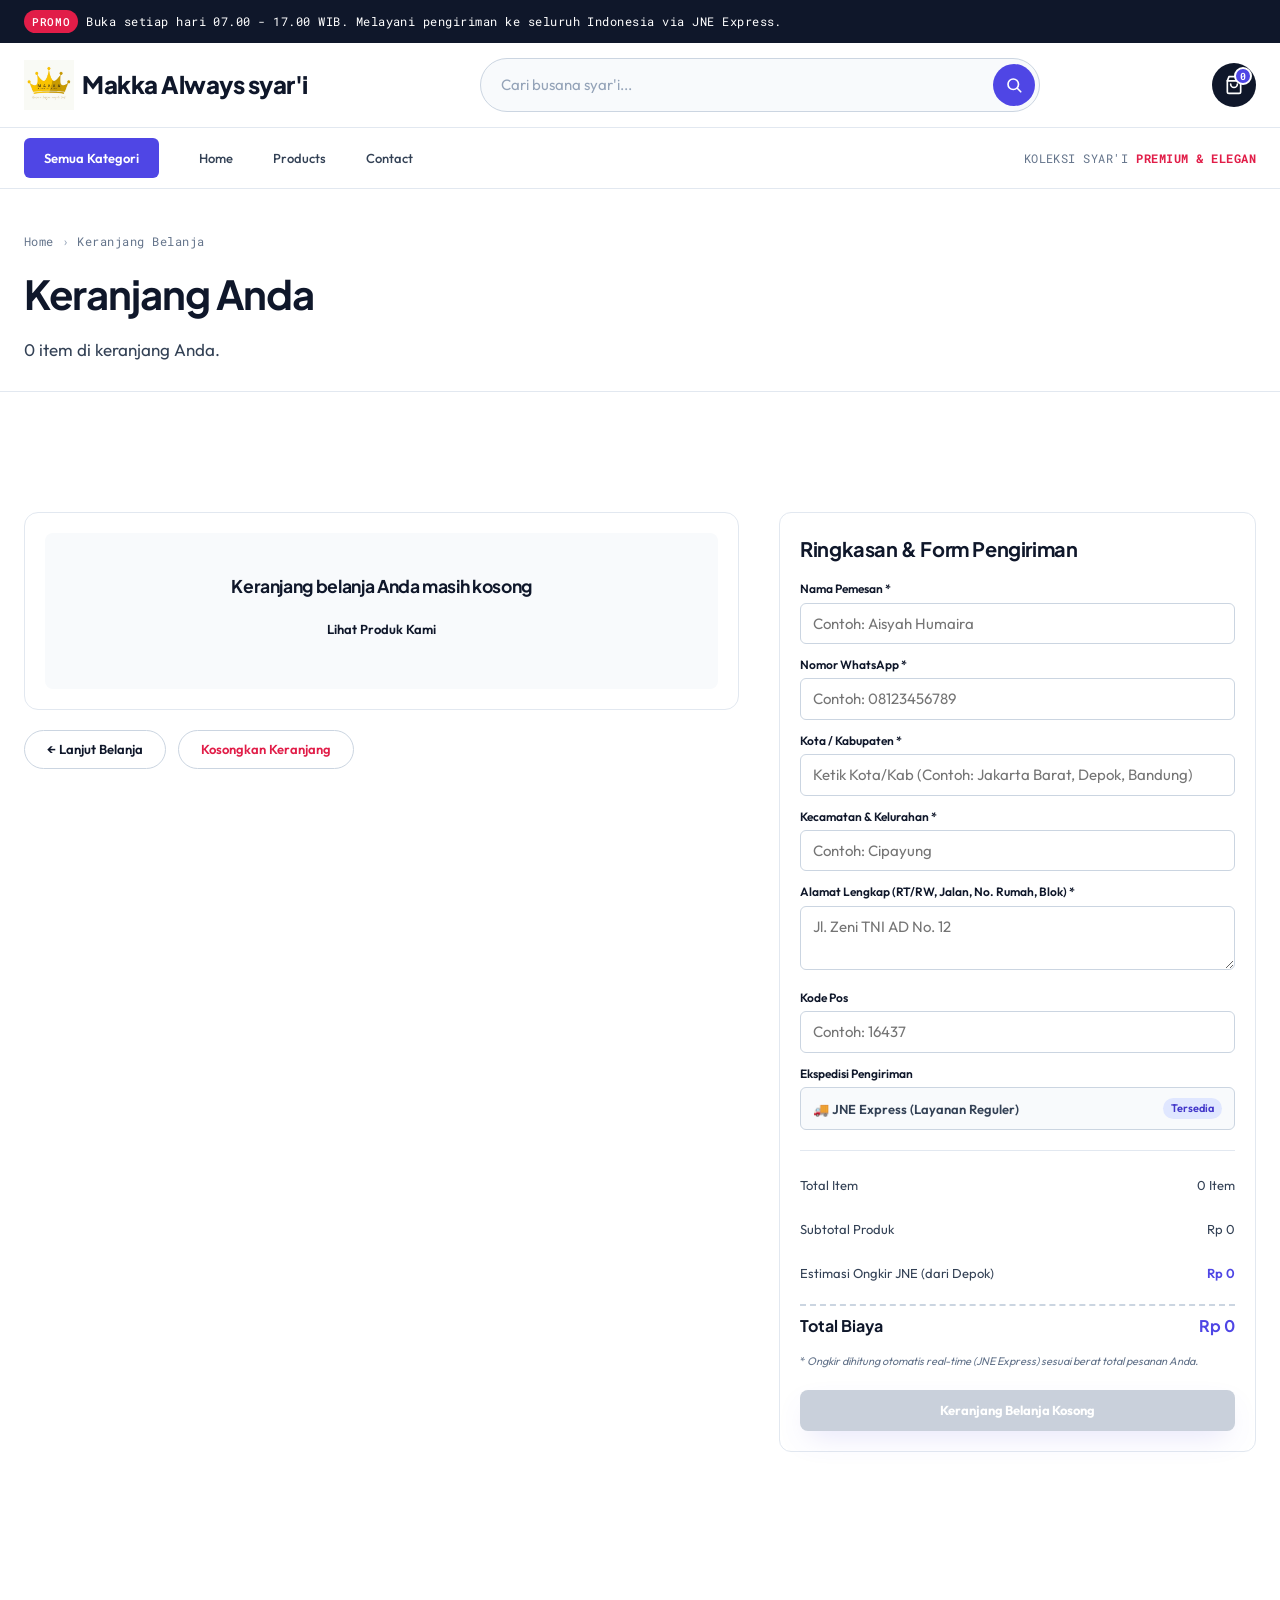
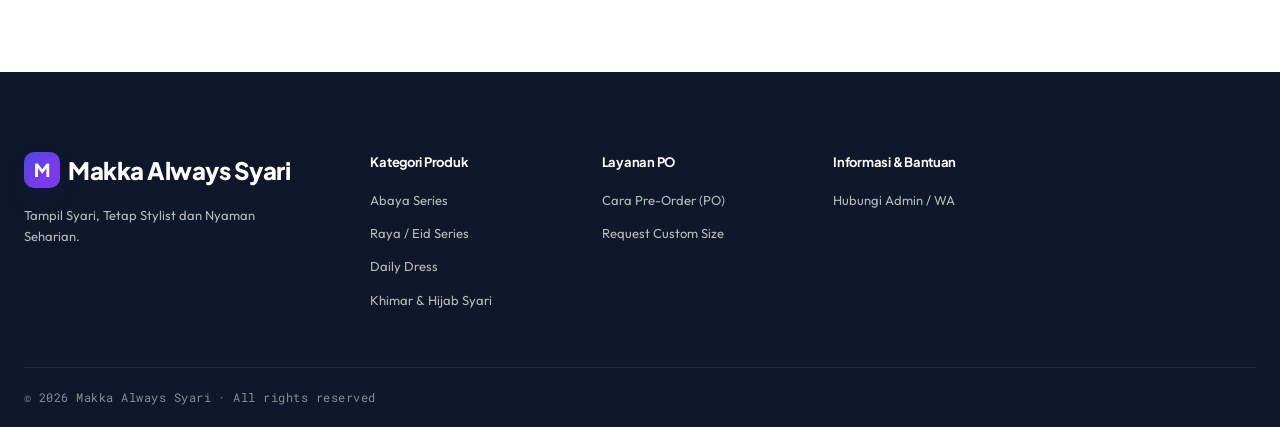
<file: cart.html>
<!doctype html>
<html lang="id">

<head>
  <meta charset="utf-8" />
  <meta name="viewport" content="width=device-width, initial-scale=1" />
  <title>Keranjang Belanja — Makka Always Syari</title>
  <meta name="description" content="Keranjang belanja dan checkout pesanan Makka Always Syari" />
  <meta name="theme-color" content="#4F46E5" />
  <link rel="shortcut icon" href="assets/img/logo.jpg" type="image/x-icon">
  <link rel="preconnect" href="https://fonts.googleapis.com" />
  <link rel="preconnect" href="https://fonts.gstatic.com" crossorigin />
  <link rel="stylesheet"
    href="https://fonts.googleapis.com/css2?family=Plus+Jakarta+Sans:wght@500;600;700;800&family=Outfit:wght@400;500;600;700&family=Roboto+Mono:wght@400;500&display=swap" />
  <link rel="stylesheet" href="assets/css/styles.css" />
</head>

<body>
  <a class="skip-link" href="#main">Skip to content</a>

  <!-- Top utility strip -->
  <div class="utility">
    <div class="container">
      <span class="promo">
        <span class="tag">PROMO</span>
        Buka setiap hari 07.00 - 17.00 WIB. Melayani pengiriman ke seluruh Indonesia via JNE Express.
      </span>
    </div>
  </div>

  <!-- Header -->
  <header class="site-header">
    <div class="container">
      <a href="index.html" class="brand">
        <img src="assets/img/logo.jpg" alt="Logo" style="width: 50px;">
        Makka Always syar'i
      </a>

      <form class="search" role="search" onsubmit="event.preventDefault();">
        <input type="text" placeholder="Cari busana syar'i..." aria-label="Search" />
        <button type="submit" aria-label="Search">
          <svg width="18" height="18" viewBox="0 0 24 24" fill="none" stroke="currentColor" stroke-width="2.2"
            stroke-linecap="round">
            <circle cx="11" cy="11" r="7" />
            <path d="M21 21l-4.3-4.3" />
          </svg>
        </button>
      </form>

      <div class="icon-row">
        <a href="cart.html" class="icon-btn icon-btn--cart" aria-label="Cart">
          <svg width="20" height="20" viewBox="0 0 24 24" fill="none" stroke="currentColor" stroke-width="2"
            stroke-linecap="round" stroke-linejoin="round">
            <path d="M6 2l-2 5v13a2 2 0 0 0 2 2h12a2 2 0 0 0 2-2V7l-2-5z" />
            <path d="M4 7h16" />
            <path d="M16 11a4 4 0 0 1-8 0" />
          </svg>
          <span class="count">0</span>
        </a>
        <button class="nav-toggle" aria-label="Open menu" aria-expanded="false">≡</button>
      </div>
    </div>
  </header>

  <nav class="nav-bar" aria-label="Primary">
    <div class="container">
      <a href="shop.html" class="all-cats">Semua Kategori</a>
      <div class="main-nav">
        <a href="index.html">Home</a>
        <a href="shop.html">Products</a>
        <a href="contact.html">Contact</a>
      </div>
      <span class="nav-cta">KOLEKSI SYAR'I <strong>PREMIUM & ELEGAN</strong></span>
    </div>
  </nav>

  <div class="drawer" id="drawer" aria-hidden="true">
    <div class="drawer-head">
      <a href="index.html" class="brand">Makka Always Syari</a>
      <button class="drawer-close">Close ✕</button>
    </div>
    <a href="index.html">Home</a><a href="shop.html">Products</a><a href="contact.html">Contact</a>
  </div>

  <main id="main">
    <section class="page-head">
      <div class="container">
        <div class="crumbs"><a href="index.html">Home</a> <span class="sep">›</span> <span>Keranjang Belanja</span>
        </div>
        <h1>Keranjang Anda</h1>
        <p id="cartSummarySubtitle">Memuat item keranjang...</p>
      </div>
    </section>

    <section class="section">
      <div class="container">
        <div class="cart-layout">

          <!-- DAFTAR ITEM KERANJANG DINAMIS -->
          <div>
            <div class="cart-list" id="cartList">
              <!-- Item akan terisi otomatis oleh JS -->
            </div>

            <div style="margin-top: var(--s5); display: flex; gap: var(--s3); flex-wrap: wrap">
              <a href="shop.html" class="btn btn--ghost">← Lanjut Belanja</a>
              <button onclick="clearCart()" class="btn btn--ghost" style="color:var(--rose); cursor:pointer;">Kosongkan
                Keranjang</button>
            </div>
          </div>
          
          <!-- SUMMARY ORDER & WA CHECKOUT -->
          <aside class="cart-summary"
            style="background:#fff; border:1px solid #e2e8f0; padding:20px; border-radius:12px;">
            <h3 style="margin-bottom:16px;">Ringkasan & Form Pengiriman</h3>

            <!-- FORM DATA PEMESAN & ALAMAT -->
            <div class="checkout-fields" style="display:flex; flex-direction:column; gap:12px; margin-bottom:20px;">

              <!-- NAMA PEMESAN -->
              <div>
                <label for="custName" style="font-size:12px; font-weight:600; display:block; margin-bottom:4px;">Nama
                  Pemesan *</label>
                <input type="text" id="custName" name="custName" placeholder="Contoh: Aisyah Humaira"
                  style="width:100%; padding:8px 12px; border:1px solid #cbd5e1; border-radius:6px;" required>
              </div>

              <!-- NOMOR WHATSAPP -->
              <div>
                <label for="custPhone" style="font-size:12px; font-weight:600; display:block; margin-bottom:4px;">Nomor
                  WhatsApp *</label>
                <input type="tel" id="custPhone" name="custPhone" placeholder="Contoh: 08123456789"
                  style="width:100%; padding:8px 12px; border:1px solid #cbd5e1; border-radius:6px;" required>
              </div>

              <!-- KOTA / KABUPATEN (INPUT UTAMA HITUNG ONGKIR) -->
              <div>
                <label for="custCity" style="font-size:12px; font-weight:600; display:block; margin-bottom:4px;">Kota /
                  Kabupaten *</label>
                <input type="text" id="custCity" name="custCity"
                  placeholder="Ketik Kota/Kab (Contoh: Jakarta Barat, Depok, Bandung)"
                  oninput="handleCityInput(this.value)" onblur="handleCityInput(this.value)"
                  onchange="handleCityInput(this.value)"
                  style="width:100%; padding:8px 12px; border:1px solid #cbd5e1; border-radius:6px;" required>

                <!-- Loading Indicator -->
                <div id="zipLoading"
                  style="display:none; font-size:12px; color:#4F46E5; margin-top:4px; font-weight:600;">
                  ⏳ Mencari kota & menghitung ongkir JNE...
                </div>

                <!-- Hidden Input ID Kota RajaOngkir -->
                <input type="hidden" id="custCityId">
              </div>

              <!-- KECAMATAN & KELURAHAN -->
              <div>
                <label for="custSubdistrict"
                  style="font-size:12px; font-weight:600; display:block; margin-bottom:4px;">Kecamatan & Kelurahan
                  *</label>
                <input type="text" id="custSubdistrict" name="custSubdistrict" placeholder="Contoh: Cipayung"
                  style="width:100%; padding:8px 12px; border:1px solid #cbd5e1; border-radius:6px;" required>
              </div>

              <!-- ALAMAT LENGKAP -->
              <div>
                <label for="custAddress"
                  style="font-size:12px; font-weight:600; display:block; margin-bottom:4px;">Alamat Lengkap (RT/RW,
                  Jalan, No. Rumah, Blok) *</label>
                <textarea id="custAddress" name="custAddress" rows="2" placeholder="Jl. Zeni TNI AD No. 12"
                  style="width:100%; padding:8px 12px; border:1px solid #cbd5e1; border-radius:6px;"
                  required></textarea>
              </div>

              <!-- KODE POS -->
              <div>
                <label for="custZip" style="font-size:12px; font-weight:600; display:block; margin-bottom:4px;">Kode
                  Pos</label>
                <input type="text" id="custZip" name="custZip" placeholder="Contoh: 16437" maxlength="5"
                  style="width:100%; padding:8px 12px; border:1px solid #cbd5e1; border-radius:6px;">
              </div>

              <!-- EKSPEDISI (KHUSUS JNE EXPRESS) -->
              <div>
                <label style="font-size:12px; font-weight:600; display:block; margin-bottom:4px;">
                  Ekspedisi Pengiriman
                </label>
                <div style="display:flex; align-items:center; gap:8px; padding:10px 12px; background:#f8fafc; border:1px solid #cbd5e1; border-radius:6px; font-size:13px; font-weight:600; color:#334155;">
                  <span>🚚 JNE Express (Layanan Reguler)</span>
                  <span style="margin-left:auto; font-size:11px; background:#e0e7ff; color:#4338ca; padding:2px 8px; border-radius:999px;">Tersedia</span>
                </div>
              </div>
            </div>

            <hr style="border:none; border-top:1px solid #e2e8f0; margin:16px 0;">

            <!-- RINCIAN BIAYA -->
            <div class="cart-line" style="display:flex; justify-content:space-between; margin-bottom:8px;">
              <span>Total Item</span>
              <span id="summaryTotalQty">0 Item</span>
            </div>

            <div class="cart-line" style="display:flex; justify-content:space-between; margin-bottom:8px;">
              <span>Subtotal Produk</span>
              <span id="summarySubtotalPrice">Rp 0</span>
            </div>

            <div class="cart-line" style="display:flex; justify-content:space-between; margin-bottom:8px;">
              <span>Estimasi Ongkir JNE (dari Depok)</span>
              <span id="summaryShippingPrice" style="font-weight:600; color:#4F46E5;">Rp 0 (Ketik Kota/Kab)</span>
            </div>

            <div class="cart-line is-total"
              style="display:flex; justify-content:space-between; font-weight:700; font-size:16px; margin-top:12px; padding-top:8px; border-top:2px dashed #cbd5e1;">
              <span>Total Biaya</span>
              <span id="summaryTotalPrice" style="color:#4F46E5;">Rp 0</span>
            </div>

            <!-- CATATAN ESTIMASI ONGKIR -->
            <p style="font-size:11px; color:#64748b; margin-top:8px; line-height:1.4;">
              * <i>Ongkir dihitung otomatis real-time (JNE Express) sesuai berat total pesanan Anda.</i>
            </p>

            <button id="btnCheckoutWA" onclick="checkoutToWhatsApp()" class="btn btn--indigo btn--block"
              style="margin-top:20px; width:100%; padding:14px; background:#25D366; border:none; color:white; font-weight:700; border-radius:8px; cursor:pointer;">
              Checkout via WhatsApp →
            </button>
          </aside>

        </div>
      </div>
    </section>
  </main>

  <!-- FOOTER -->
  <footer class="site-footer" style="margin-top: 60px;">
    <div class="container">
      <div class="footer-grid">
        <div class="footer-brand">
          <div class="mark"><span class="brand-mark">M</span> Makka Always Syari</div>
          <p>Tampil Syari, Tetap Stylist dan Nyaman Seharian.</p>
        </div>
        <div class="footer-col">
          <h4>Kategori Produk</h4>
          <ul>
            <li><a href="shop.html">Abaya Series</a></li>
            <li><a href="shop.html">Raya / Eid Series</a></li>
            <li><a href="shop.html">Daily Dress</a></li>
            <li><a href="shop.html">Khimar &amp; Hijab Syari</a></li>
          </ul>
        </div>
        <div class="footer-col">
          <h4>Layanan PO</h4>
          <ul>
            <li><a href="#">Cara Pre-Order (PO)</a></li>
            <li><a href="#">Request Custom Size</a></li>
          </ul>
        </div>
        <div class="footer-col">
          <h4>Informasi &amp; Bantuan</h4>
          <ul>
            <li><a href="contact.html">Hubungi Admin / WA</a></li>
          </ul>
        </div>
      </div>
      <div class="footer-bottom">
        <span>© 2026 Makka Always Syari · All rights reserved</span>
      </div>
    </div>
  </footer>

  <script src="assets/js/main.js" defer></script>
  <script src="assets/js/cart.js"></script>
</body>

</html>
</file>
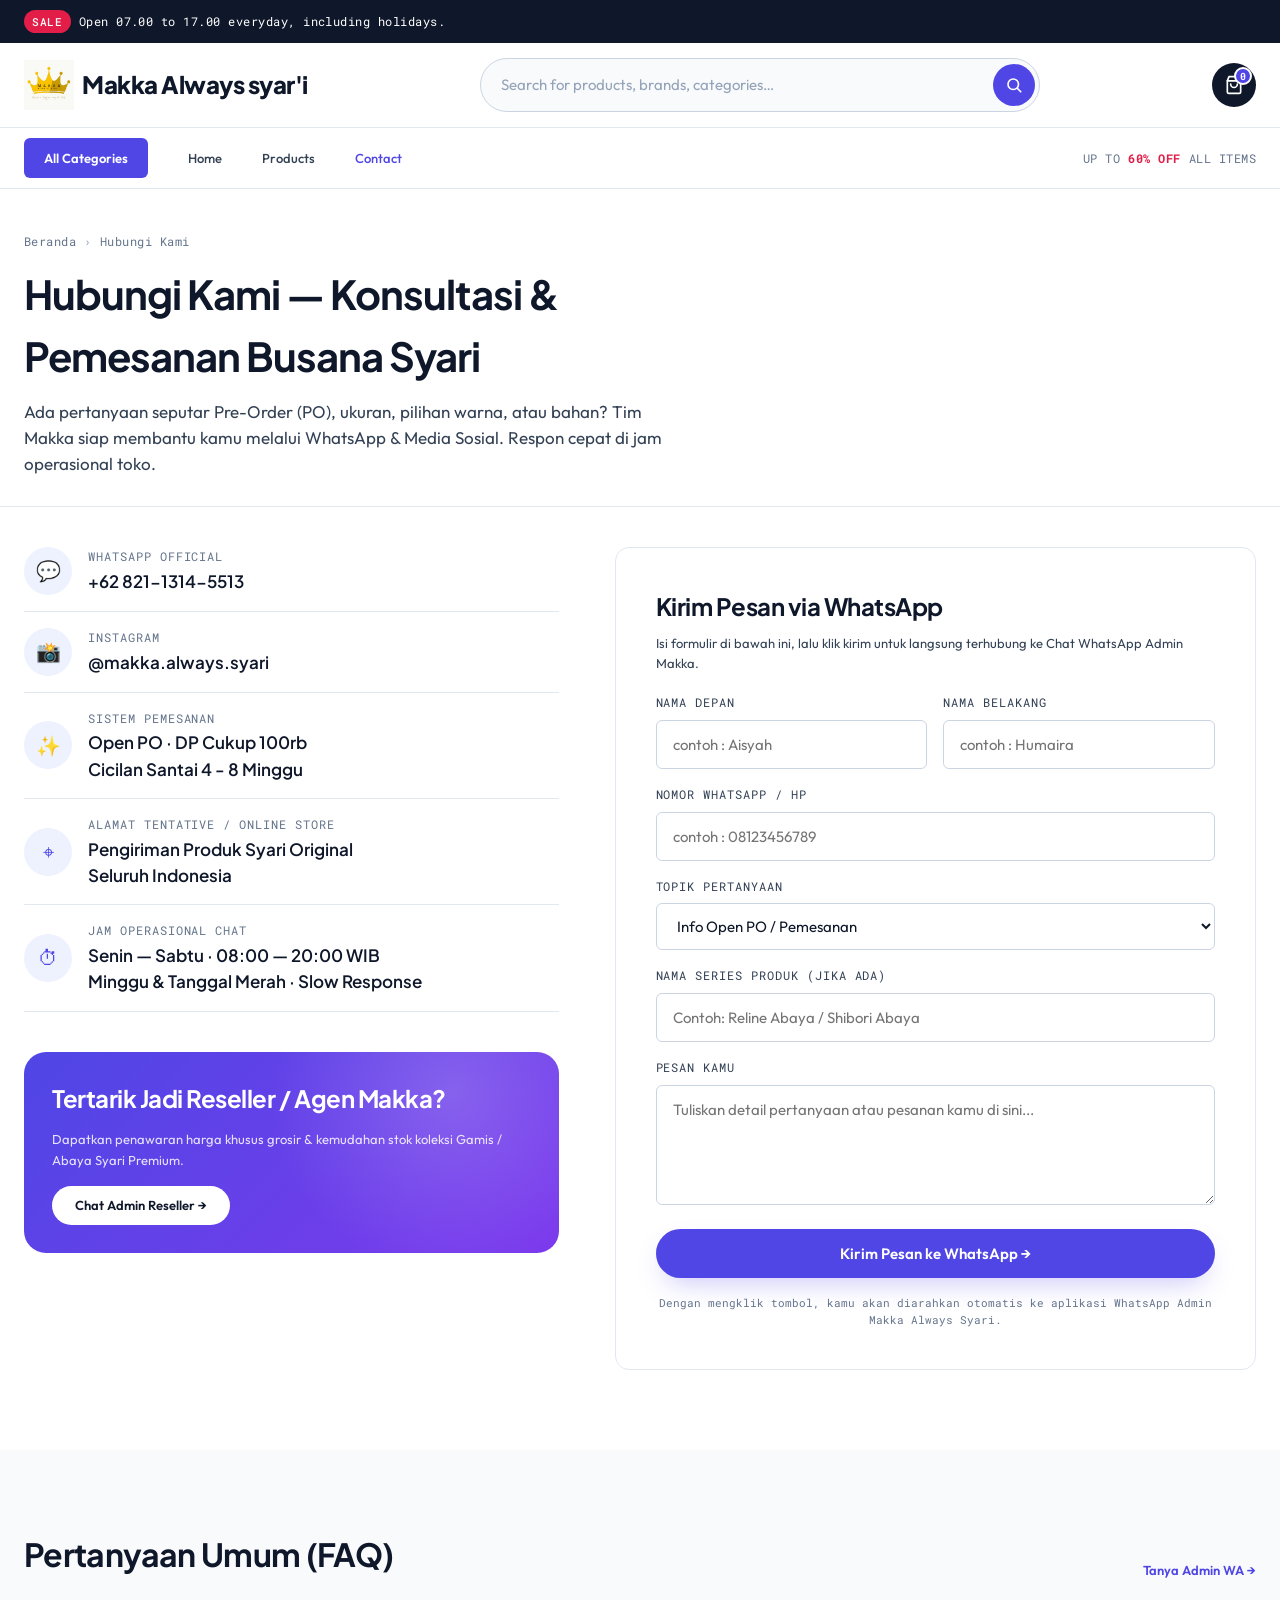
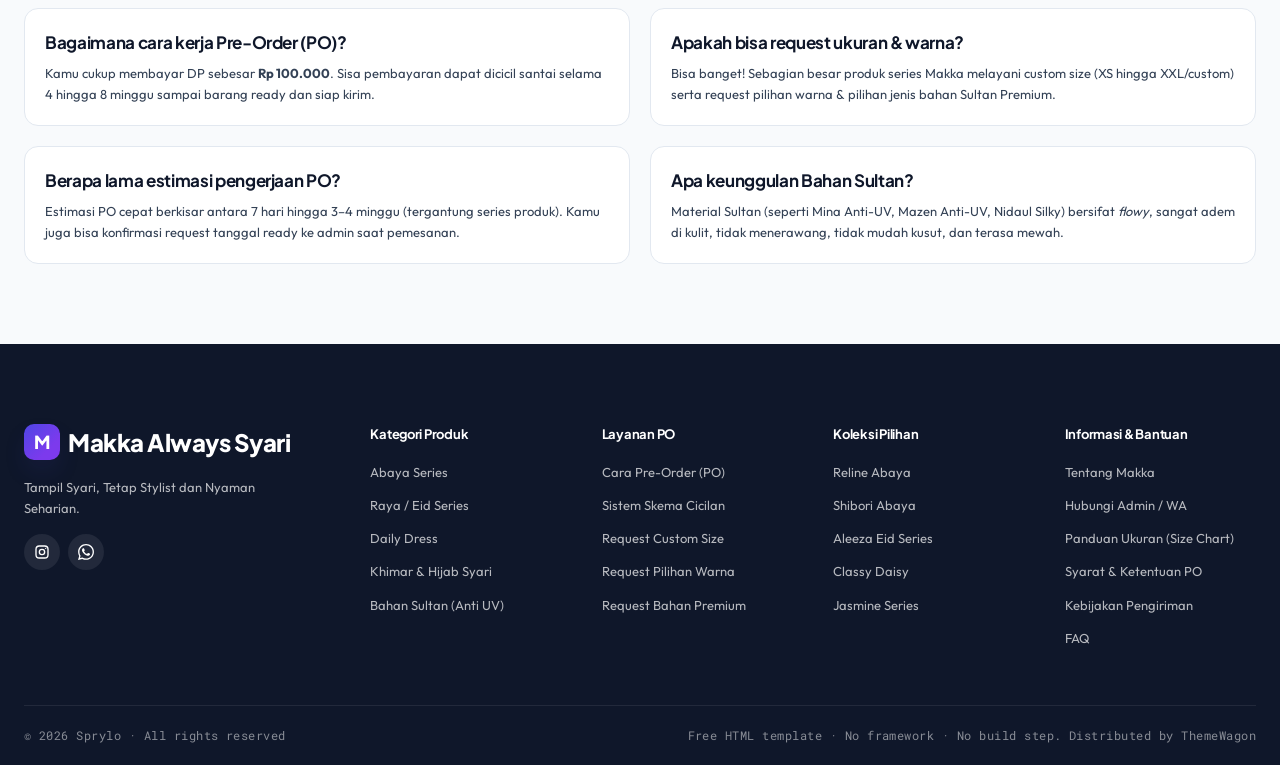
<file: contact.html>
<!doctype html>
<html lang="en">

<head>
  <meta charset="utf-8" />
  <meta name="viewport" content="width=device-width, initial-scale=1" />
  <title>Makka — always syar'i</title>
  <meta name="description" content="Makka is a abaya's brand" />
  <meta name="theme-color" content="#4F46E5" />
  <link rel="shortcut icon" href="assets/img/logo.jpg" type="image/x-icon">
  <link rel="preconnect" href="https://fonts.googleapis.com" />
  <link rel="preconnect" href="https://fonts.gstatic.com" crossorigin />
  <link rel="stylesheet"
    href="https://fonts.googleapis.com/css2?family=Plus+Jakarta+Sans:wght@500;600;700;800&family=Outfit:wght@400;500;600;700&family=Roboto+Mono:wght@400;500&display=swap" />
  <link rel="stylesheet" href="assets/css/styles.css" />
</head>

<body>
  <a class="skip-link" href="#main">Skip to content</a>

  <!-- Top utility strip -->
  <div class="utility">
    <div class="container">
      <span class="promo">
        <span class="tag">SALE</span>
        Open 07.00 to 17.00 everyday, including holidays.
      </span>
    </div>
  </div>

  <!-- Header -->
  <header class="site-header">
    <div class="container">
      <a href="index.html" class="brand">
        <img src="assets/img/logo.jpg" alt="" style="width: 50px;">
        Makka Always syar'i
      </a>

      <form class="search" role="search" onsubmit="event.preventDefault();">
        <input type="text" placeholder="Search for products, brands, categories…" aria-label="Search the store" />
        <button type="submit" aria-label="Search">
          <svg width="18" height="18" viewBox="0 0 24 24" fill="none" stroke="currentColor" stroke-width="2.2"
            stroke-linecap="round">
            <circle cx="11" cy="11" r="7" />
            <path d="M21 21l-4.3-4.3" />
          </svg>
        </button>
      </form>

      <div class="icon-row">
        <a href="cart.html" class="icon-btn icon-btn--cart" aria-label="Cart">
          <svg width="20" height="20" viewBox="0 0 24 24" fill="none" stroke="currentColor" stroke-width="2"
            stroke-linecap="round" stroke-linejoin="round">
            <path d="M6 2l-2 5v13a2 2 0 0 0 2 2h12a2 2 0 0 0 2-2V7l-2-5z" />
            <path d="M4 7h16" />
            <path d="M16 11a4 4 0 0 1-8 0" />
          </svg>
          <span class="count">0</span>
        </a>
        <button class="nav-toggle" aria-label="Open menu" aria-expanded="false">≡</button>
      </div>
    </div>
  </header>

  <nav class="nav-bar" aria-label="Primary">
    <div class="container">
      <a href="#" class="all-cats">
        All Categories
      </a>
      <div class="main-nav">
        <a href="index.html">Home</a>
        <a href="shop.html">Products</a>
        <a href="contact.html" aria-current="page">Contact</a>
      </div>
      <span class="nav-cta">UP TO <strong>60% OFF</strong> ALL ITEMS</span>
    </div>
  </nav>

  <div class="drawer" id="drawer" aria-hidden="true">
    <div class="drawer-head">
      <a href="index.html" class="brand">Makka Always Syari</a>
      <button class="drawer-close">Close ✕</button>
    </div>
    <a href="index.html">Home</a><a href="shop.html">Products</a><a href="contact.html">Contact</a>
  </div>

  <main id="main">

    <section class="page-head">
      <div class="container">
        <div class="crumbs"><a href="index.html">Beranda</a> <span class="sep">›</span> <span>Hubungi Kami</span>
        </div>
        <h1>Hubungi Kami — Konsultasi &amp; Pemesanan Busana Syari</h1>
        <p>Ada pertanyaan seputar Pre-Order (PO), ukuran, pilihan warna, atau bahan? Tim Makka siap membantu kamu
          melalui WhatsApp &amp; Media Sosial. Respon cepat di jam operasional toko.</p>
      </div>
    </section>

    <section>
      <div class="container">
        <div class="contact-grid">

          <div class="contact-info">
            <!-- WHATSAPP UTAMA -->
            <div class="info-block">
              <div class="ic">💬</div>
              <div>
                <div class="label">WHATSAPP OFFICIAL</div>
                <div class="value"><a href="https://wa.me/6282113145513" target="_blank">+62 821-1314-5513</a></div>
              </div>
            </div>

            <!-- INSTAGRAM -->
            <div class="info-block">
              <div class="ic">📸</div>
              <div>
                <div class="label">INSTAGRAM</div>
                <div class="value"><a href="https://www.instagram.com/makka.always.syari/"
                    target="_blank">@makka.always.syari</a></div>
              </div>
            </div>

            <!-- CARA PESAN -->
            <div class="info-block">
              <div class="ic">✨</div>
              <div>
                <div class="label">SISTEM PEMESANAN</div>
                <div class="value">Open PO · DP Cukup 100rb<br />Cicilan Santai 4 - 8 Minggu</div>
              </div>
            </div>

            <!-- LOKASI -->
            <div class="info-block">
              <div class="ic">⌖</div>
              <div>
                <div class="label">ALAMAT TENTATIVE / ONLINE STORE</div>
                <div class="value">Pengiriman Produk Syari Original<br />Seluruh Indonesia</div>
              </div>
            </div>

            <!-- JAM OPERASIONAL -->
            <div class="info-block">
              <div class="ic">⏱</div>
              <div>
                <div class="label">JAM OPERASIONAL CHAT</div>
                <div class="value">Senin — Sabtu · 08:00 — 20:00 WIB<br />Minggu &amp; Tanggal Merah · Slow Response
                </div>
              </div>
            </div>

            <!-- PROMO / RESELLER BANNER -->
            <div
              style="margin-top: var(--s7); padding: var(--s6); background: linear-gradient(135deg, var(--indigo), var(--card-purple)); color: var(--paper); border-radius: var(--r-lg); position: relative; overflow: hidden">
              <div
                style="position: absolute; inset: 0; background-image: radial-gradient(circle at 80% 20%, rgba(255,255,255,0.18) 0, transparent 40%); pointer-events: none">
              </div>
              <div style="position: relative">
                <h3 style="color: var(--paper); font-size: var(--text-xl); margin-bottom: var(--s3)">Tertarik Jadi
                  Reseller / Agen Makka?</h3>
                <p
                  style="color: rgba(255,255,255,0.85); font-size: var(--text-sm); line-height: 1.6; margin-bottom: var(--s4)">
                  Dapatkan penawaran harga khusus grosir &amp; kemudahan stok koleksi Gamis / Abaya Syari Premium.</p>
                <a href="https://wa.me/6282113145513?text=Halo%20Admin%20Makka,%20saya%20tertarik%20bertanya%20mengenai%20syarat%20Reseller/Grosir."
                  target="_blank" class="btn btn--paper">Chat Admin Reseller →</a>
              </div>
            </div>
          </div>

          <!-- FORM KIRIM PESAN KE WHATSAPP -->
          <form class="contact-form" id="waForm" onsubmit="sendToWhatsApp(event)">
            <h2 style="font-size: var(--text-xl); margin-bottom: var(--s2)">Kirim Pesan via WhatsApp</h2>
            <p style="color: var(--fg-soft); font-size: var(--text-sm); margin-bottom: var(--s5)">Isi formulir di bawah
              ini, lalu klik kirim untuk langsung terhubung ke Chat WhatsApp Admin Makka.</p>

            <div class="field-row">
              <div class="field">
                <label for="c-first">Nama Depan</label>
                <input id="c-first" type="text" required placeholder="contoh : Aisyah" />
              </div>
              <div class="field">
                <label for="c-last">Nama Belakang</label>
                <input id="c-last" type="text" placeholder="contoh : Humaira" />
              </div>
            </div>

            <!-- DITAMBAHKAN INPUT PHONE SUPAYA TIDAK ERROR -->
            <div class="field">
              <label for="c-phone">Nomor WhatsApp / HP</label>
              <input id="c-phone" type="tel" placeholder="contoh : 08123456789" />
            </div>

            <div class="field">
              <label for="c-topic">Topik Pertanyaan</label>
              <select id="c-topic">
                <option value="Info Open PO / Pemesanan">Info Open PO / Pemesanan</option>
                <option value="Konsultasi Size / Ukuran Custom">Konsultasi Size / Ukuran Custom</option>
                <option value="Request Pilihan Warna / Bahan">Request Pilihan Warna / Bahan</option>
                <option value="Tanya Skema Cicilan PO">Tanya Skema Cicilan PO</option>
                <option value="Peluang Reseller / Partnership">Peluang Reseller / Partnership</option>
                <option value="Lainnya">Lainnya</option>
              </select>
            </div>

            <div class="field">
              <label for="c-order">Nama Series Produk (Jika ada)</label>
              <input id="c-order" type="text" placeholder="Contoh: Reline Abaya / Shibori Abaya" />
            </div>

            <div class="field">
              <label for="c-msg">Pesan Kamu</label>
              <textarea id="c-msg" required
                placeholder="Tuliskan detail pertanyaan atau pesanan kamu di sini..."></textarea>
            </div>

            <button class="btn btn--indigo btn--block" type="submit"
              style="padding: 16px; font-size: var(--text-base); margin-top: var(--s2)">Kirim Pesan ke WhatsApp
              →</button>

            <p
              style="font-family: var(--ff-mono); font-size: 11px; color: var(--fg-mute); margin-top: var(--s4); text-align: center; line-height: 1.6">
              Dengan mengklik tombol, kamu akan diarahkan otomatis ke aplikasi WhatsApp Admin Makka Always Syari.</p>
          </form>

        </div>
      </div>
    </section>

    <!-- FAQ SINGKAT -->
    <section class="section" style="background: var(--bg)">
      <div class="container">
        <div class="section-head">
          <h2>Pertanyaan Umum (FAQ)</h2>
          <a href="https://wa.me/6282113145513" target="_blank" class="view-all">Tanya Admin WA →</a>
        </div>
        <div style="display: grid; grid-template-columns: repeat(2, 1fr); gap: var(--s5)">

          <article
            style="background: var(--paper); border: 1px solid var(--rule); border-radius: var(--r); padding: var(--s5)">
            <h3 style="font-size: var(--text-md); margin-bottom: var(--s2)">Bagaimana cara kerja Pre-Order (PO)?</h3>
            <p style="color: var(--fg-soft); font-size: var(--text-sm); line-height: 1.6">Kamu cukup membayar DP sebesar
              <strong>Rp 100.000</strong>. Sisa pembayaran dapat dicicil santai selama 4 hingga 8 minggu sampai barang
              ready dan siap kirim.
            </p>
          </article>

          <article
            style="background: var(--paper); border: 1px solid var(--rule); border-radius: var(--r); padding: var(--s5)">
            <h3 style="font-size: var(--text-md); margin-bottom: var(--s2)">Apakah bisa request ukuran &amp; warna?</h3>
            <p style="color: var(--fg-soft); font-size: var(--text-sm); line-height: 1.6">Bisa banget! Sebagian besar
              produk series Makka melayani custom size (XS hingga XXL/custom) serta request pilihan warna &amp; pilihan
              jenis bahan Sultan Premium.</p>
          </article>

          <article
            style="background: var(--paper); border: 1px solid var(--rule); border-radius: var(--r); padding: var(--s5)">
            <h3 style="font-size: var(--text-md); margin-bottom: var(--s2)">Berapa lama estimasi pengerjaan PO?</h3>
            <p style="color: var(--fg-soft); font-size: var(--text-sm); line-height: 1.6">Estimasi PO cepat berkisar
              antara 7 hari hingga 3–4 minggu (tergantung series produk). Kamu juga bisa konfirmasi request tanggal
              ready ke admin saat pemesanan.</p>
          </article>

          <article
            style="background: var(--paper); border: 1px solid var(--rule); border-radius: var(--r); padding: var(--s5)">
            <h3 style="font-size: var(--text-md); margin-bottom: var(--s2)">Apa keunggulan Bahan Sultan?</h3>
            <p style="color: var(--fg-soft); font-size: var(--text-sm); line-height: 1.6">Material Sultan (seperti Mina
              Anti-UV, Mazen Anti-UV, Nidaul Silky) bersifat <i>flowy</i>, sangat adem di kulit, tidak menerawang, tidak
              mudah kusut, dan terasa mewah.</p>
          </article>

        </div>
      </div>
    </section>
</body>

</main>

<!-- FOOTER -->
<footer class="site-footer">
  <div class="container">
    <div class="footer-grid">
      <div class="footer-brand">
        <div class="mark"><span class="brand-mark">M</span> Makka Always Syari</div>
        <p>Tampil Syari, Tetap Stylist dan Nyaman Seharian.</p>
        <div class="socials" style="margin-top:var(--s4)">
          <a href="https://www.instagram.com/makka.always.syari/" target="_blank" aria-label="Instagram"><svg width="16"
              height="16" viewBox="0 0 24 24" fill="none" stroke="currentColor" stroke-width="2">
              <rect x="3" y="3" width="18" height="18" rx="5" />
              <circle cx="12" cy="12" r="4" />
              <circle cx="17.5" cy="6.5" r="1" fill="currentColor" stroke="none" />
            </svg></a>
          <a href="#" aria-label="WhatsApp"><svg width="16" height="16" viewBox="0 0 24 24" fill="currentColor">
              <path
                d="M.057 24l1.687-6.163c-1.041-1.804-1.588-3.849-1.587-5.946.003-6.556 5.338-11.891 11.893-11.891 3.181.001 6.167 1.24 8.413 3.488 2.245 2.248 3.481 5.236 3.48 8.414-.003 6.557-5.338 11.892-11.893 11.892-1.99-.001-3.951-.5-5.688-1.448l-6.305 1.654zm6.597-3.807c1.676.995 3.276 1.591 5.392 1.592 5.448 0 9.886-4.434 9.889-9.885.002-5.462-4.415-9.89-9.881-9.892-5.452 0-9.887 4.434-9.889 9.884-.001 2.225.651 3.891 1.746 5.634l-.999 3.648 3.742-.981zm11.387-5.464c-.074-.124-.272-.198-.57-.347-.297-.149-1.758-.868-2.031-.967-.272-.099-.47-.149-.669.149-.198.297-.768.967-.941 1.165-.173.198-.347.223-.644.074-.297-.149-1.255-.462-2.39-1.475-.883-.788-1.48-1.761-1.653-2.059-.173-.297-.018-.458.13-.606.134-.133.297-.347.446-.521.151-.172.2-.296.3-.495.099-.198.05-.372-.025-.521-.075-.148-.669-1.611-.916-2.206-.242-.579-.487-.501-.669-.51l-.57-.01c-.198 0-.52.074-.792.372s-1.04 1.016-1.04 2.479 1.065 2.876 1.213 3.074c.149.198 2.095 3.2 5.076 4.487.709.306 1.263.489 1.694.626.712.226 1.36.194 1.872.118.571-.085 1.758-.719 2.006-1.413.248-.695.248-1.29.173-1.414z" />
            </svg></a>
        </div>
      </div>
      <div class="footer-col">
        <h4>Kategori Produk</h4>
        <ul>
          <li><a href="shop.html">Abaya Series</a></li>
          <li><a href="shop.html">Raya / Eid Series</a></li>
          <li><a href="shop.html">Daily Dress</a></li>
          <li><a href="shop.html">Khimar &amp; Hijab Syari</a></li>
          <li><a href="shop.html">Bahan Sultan (Anti UV)</a></li>
        </ul>
      </div>
      <div class="footer-col">
        <h4>Layanan PO</h4>
        <ul>
          <li><a href="#">Cara Pre-Order (PO)</a></li>
          <li><a href="#">Sistem Skema Cicilan</a></li>
          <li><a href="#">Request Custom Size</a></li>
          <li><a href="#">Request Pilihan Warna</a></li>
          <li><a href="#">Request Bahan Premium</a></li>
        </ul>
      </div>
      <div class="footer-col">
        <h4>Koleksi Pilihan</h4>
        <ul>
          <li><a href="#">Reline Abaya</a></li>
          <li><a href="#">Shibori Abaya</a></li>
          <li><a href="#">Aleeza Eid Series</a></li>
          <li><a href="#">Classy Daisy</a></li>
          <li><a href="#">Jasmine Series</a></li>
        </ul>
      </div>
      <div class="footer-col">
        <h4>Informasi &amp; Bantuan</h4>
        <ul>
          <li><a href="#">Tentang Makka</a></li>
          <li><a href="contact.html">Hubungi Admin / WA</a></li>
          <li><a href="#">Panduan Ukuran (Size Chart)</a></li>
          <li><a href="#">Syarat &amp; Ketentuan PO</a></li>
          <li><a href="#">Kebijakan Pengiriman</a></li>
          <li><a href="#">FAQ</a></li>
        </ul>
      </div>
    </div>
    <div class="footer-bottom">
      <span>© 2026 Sprylo · All rights reserved</span>
      <span>Free HTML template · No framework · No build step. Distributed by <a href="https://themewagon.com/"
          target="_blank">ThemeWagon</a></span>
    </div>
  </div>
</footer>

<script src="assets/js/main.js" defer></script>

<!-- PANGGIL JS UTAMA DAN CART.JS -->
<script src="assets/js/cart.js"></script>

<!-- SCRIPT KHUSUS HALAMAN CONTACT -->
<script>
  document.addEventListener('DOMContentLoaded', () => {
    // Pastikan badge count keranjang di header ter-update sesuai data di localStorage
    if (typeof updateCartCount === 'function') {
      updateCartCount();
    }
  });
</script>

<script>
  function sendToWhatsApp(event) {
    event.preventDefault();

    // 1. Ambil Nilai dari Form
    const firstName = document.getElementById('c-first').value.trim();
    const lastName = document.getElementById('c-last').value.trim();
    const phoneInput = document.getElementById('c-phone');
    const phone = phoneInput ? phoneInput.value.trim() : '';
    const topic = document.getElementById('c-topic').value;
    const series = document.getElementById('c-order').value.trim();
    const message = document.getElementById('c-msg').value.trim();

    // 2. Format Teks Pesan WA
    let text = `Halo Admin Makka Always Syari, saya mau bertanya:\n\n`;
    text += `👤 *Nama:* ${firstName} ${lastName}\n`;
    if (phone) {
      text += `📱 *No HP:* ${phone}\n`;
    }
    text += `📌 *Topik:* ${topic}\n`;
    if (series) {
      text += `👗 *Series:* ${series}\n`;
    }
    text += `💬 *Pesan:* ${message}\n\n`;
    text += `Barakallahufik.`;

    // 3. Nomor WA Tujuan (+6282113145513)
    const waNumber = '6282113145513';

    // 4. Redirect ke WhatsApp Web / App
    const url = `https://wa.me/${waNumber}?text=${encodeURIComponent(text)}`;
    window.open(url, '_blank');
  }
</script>
</body>

</html>
</file>
<file: assets/css/styles.css>
/* =============================================================
   SPRYLO — Tech &amp; Gadgets Ecommerce HTML Template
   White surface · indigo primary · multi-color bento product cards
   ============================================================= */

/* ---------- Tokens ---------- */
:root {
  /* surfaces */
  --paper:        #FFFFFF;
  --bg:           #F8FAFC;
  --bg-soft:      #F1F5F9;
  --bg-deep:      #E2E8F0;

  /* ink */
  --ink:          #0F172A;
  --ink-soft:     #334155;
  --ink-mute:     #64748B;
  --ink-faint:    #94A3B8;

  /* primary indigo */
  --indigo:       #4F46E5;
  --indigo-deep:  #3730A3;
  --indigo-soft:  #EEF2FF;
  --indigo-line:  #C7D2FE;

  /* card colors (multi-color bento) */
  --card-blue:    #1E2A78;
  --card-blue-2:  #2B3FB7;
  --card-purple:  #7C3AED;
  --card-purple-2:#C026D3;
  --card-orange:  #F97316;
  --card-orange-2:#EA580C;
  --card-green:   #16A34A;
  --card-green-2: #15803D;
  --card-black:   #0A0A0A;

  /* support */
  --rose:         #E11D48;
  --emerald:      #10B981;
  --amber:        #F59E0B;
  --rule:         #E2E8F0;
  --rule-strong:  #CBD5E1;

  /* semantic */
  --accent:       var(--indigo);
  --accent-deep:  var(--indigo-deep);
  --accent-soft:  var(--indigo-soft);
  --fg:           var(--ink);
  --fg-soft:      var(--ink-soft);
  --fg-mute:      var(--ink-mute);

  /* type */
  --ff-display:   'Plus Jakarta Sans', system-ui, -apple-system, 'Segoe UI', sans-serif;
  --ff-body:      'Outfit', system-ui, -apple-system, 'Segoe UI', sans-serif;
  --ff-mono:      'Roboto Mono', ui-monospace, 'SF Mono', Menlo, monospace;

  --text-xs:      12px;
  --text-sm:      13px;
  --text-base:    15px;
  --text-md:      17px;
  --text-lg:      20px;
  --text-xl:      24px;
  --text-2xl:     32px;
  --text-3xl:     40px;
  --text-display: clamp(1.75rem, 1rem + 2.4vw, 3.25rem);
  --text-hero:    clamp(2rem, 1.2rem + 3vw, 3.75rem);

  /* spacing */
  --s1: 4px; --s2: 8px; --s3: 12px; --s4: 16px; --s5: 20px;
  --s6: 28px; --s7: 40px; --s8: 56px; --s9: 80px; --s10: 112px;

  /* layout */
  --container:    1280px;
  --container-pad: 24px;

  /* radii */
  --r-sm: 6px;
  --r:    14px;
  --r-lg: 22px;
  --r-xl: 28px;

  /* shadow */
  --shadow-sm:   0 1px 2px rgba(15,23,42,0.06);
  --shadow:      0 6px 18px -8px rgba(15,23,42,0.16), 0 2px 4px -2px rgba(15,23,42,0.06);
  --shadow-lg:   0 24px 60px -28px rgba(15,23,42,0.30), 0 8px 16px -10px rgba(15,23,42,0.08);
  --shadow-indigo: 0 12px 28px -10px rgba(79,70,229,0.35);

  /* motion */
  --ease: cubic-bezier(0.22, 1, 0.36, 1);
}

/* ---------- Reset ---------- */
*, *::before, *::after { box-sizing: border-box; }
html {
  scroll-behavior: smooth;
  -webkit-text-size-adjust: 100%;
  background: var(--paper);
  overflow-x: hidden;
  max-width: 100vw;
}
body {
  margin: 0;
  font-family: var(--ff-body);
  font-size: var(--text-base);
  line-height: 1.55;
  color: var(--fg);
  background: var(--paper);
  -webkit-font-smoothing: antialiased;
  text-rendering: optimizeLegibility;
  overflow-x: hidden;
  max-width: 100vw;
  position: relative;
}
h1, h2, h3, h4, h5 {
  margin: 0;
  font-family: var(--ff-display);
  font-weight: 700;
  letter-spacing: -0.02em;
  color: var(--fg);
}
p { margin: 0; }
img, svg { display: block; max-width: 100%; }
img { height: auto; }
a { color: inherit; text-decoration: none; transition: color 180ms var(--ease); }
a:hover { color: var(--indigo); }
button { font: inherit; border: 0; background: transparent; cursor: pointer; color: inherit; }
ul, ol { margin: 0; padding: 0; list-style: none; }
input, select, textarea { font: inherit; color: inherit; }
::selection { background: var(--indigo); color: var(--paper); }

.skip-link {
  position: absolute; top: -100px; left: var(--s4);
  background: var(--ink); color: var(--paper);
  padding: var(--s2) var(--s4); border-radius: var(--r-sm); z-index: 1000;
}
.skip-link:focus { top: var(--s4); }

/* ---------- Container ---------- */
.container {
  max-width: var(--container);
  margin: 0 auto;
  padding: 0 var(--container-pad);
  width: 100%;
}

/* ---------- Utility bar (top thin strip) ---------- */
.utility {
  background: var(--ink);
  color: var(--paper);
  font-family: var(--ff-mono);
  font-size: var(--text-xs);
  letter-spacing: 0.04em;
}
.utility .container {
  display: flex; justify-content: space-between; align-items: center;
  padding-top: 10px; padding-bottom: 10px;
  flex-wrap: wrap; gap: var(--s3);
}
.utility .promo { display: inline-flex; align-items: center; gap: var(--s2); }
.utility .promo .tag {
  background: var(--rose); padding: 3px 8px; border-radius: 999px;
  font-weight: 500; font-size: 11px; letter-spacing: 0.06em;
}
.utility .links { display: inline-flex; gap: var(--s5); color: rgba(255,255,255,0.7); }
.utility .links a:hover { color: var(--paper); }

/* ---------- Top header (logo + search + icons) ---------- */
.site-header {
  background: var(--paper);
  border-bottom: 1px solid var(--rule);
  position: sticky; top: 0; z-index: 60;
}
.site-header .container {
  display: grid;
  grid-template-columns: auto 1fr auto;
  gap: var(--s7);
  align-items: center;
  height: 84px;
}
.brand {
  display: inline-flex; align-items: center; gap: var(--s2);
  font-family: var(--ff-display);
  font-weight: 800; font-size: 24px;
  letter-spacing: -0.02em;
  color: var(--ink);
}
.brand-mark {
  width: 36px; height: 36px;
  border-radius: 10px;
  background: linear-gradient(135deg, var(--indigo), var(--card-purple) 70%);
  display: inline-grid; place-items: center;
  color: var(--paper); font-weight: 800; font-size: 18px;
  box-shadow: var(--shadow-indigo);
}

.search {
  position: relative;
  max-width: 560px; width: 100%;
  margin: 0 auto;
}
.search input {
  width: 100%;
  padding: 14px 56px 14px 20px;
  border: 1px solid var(--rule-strong);
  border-radius: 999px;
  background: var(--bg);
  font-size: var(--text-base);
  transition: border-color 180ms var(--ease), background 180ms var(--ease);
}
.search input::placeholder { color: var(--ink-faint); }
.search input:focus {
  outline: 0;
  background: var(--paper);
  border-color: var(--indigo);
  box-shadow: 0 0 0 4px rgba(79,70,229,0.12);
}
.search button {
  position: absolute; right: 5px; top: 50%;
  transform: translateY(-50%);
  width: 42px; height: 42px;
  background: var(--indigo); color: var(--paper);
  border-radius: 999px;
  display: grid; place-items: center;
  transition: background 180ms var(--ease);
}
.search button:hover { background: var(--indigo-deep); }

.icon-row { display: inline-flex; gap: var(--s2); align-items: center; }
.icon-btn {
  position: relative;
  width: 44px; height: 44px;
  border-radius: 999px;
  display: grid; place-items: center;
  color: var(--ink);
  background: var(--bg);
  transition: background 180ms var(--ease), color 180ms var(--ease);
}
.icon-btn:hover { background: var(--indigo-soft); color: var(--indigo); }
.icon-btn .count {
  position: absolute; top: 4px; right: 4px;
  min-width: 18px; height: 18px; padding: 0 4px;
  background: var(--indigo); color: var(--paper);
  font-family: var(--ff-mono); font-size: 10px; font-weight: 600;
  border-radius: 999px; display: grid; place-items: center;
  border: 2px solid var(--paper);
}
.icon-btn--cart { background: var(--ink); color: var(--paper); }
.icon-btn--cart:hover { background: var(--indigo); color: var(--paper); }

/* ---------- Category nav bar ---------- */
.nav-bar {
  background: var(--paper);
  border-bottom: 1px solid var(--rule);
  position: sticky; top: 84px; z-index: 55;
}
.nav-bar .container {
  display: flex; align-items: center; gap: var(--s7);
  height: 60px; flex-wrap: wrap;
}
.all-cats {
  display: inline-flex; align-items: center; gap: var(--s2);
  background: var(--indigo);
  color: var(--paper);
  padding: 10px 20px;
  border-radius: var(--r-sm);
  font-weight: 600; font-size: var(--text-sm);
  transition: background 180ms var(--ease);
}
.all-cats:hover { background: var(--indigo-deep); color: var(--paper); }
.main-nav { display: flex; gap: var(--s7); margin-right: auto; }
.main-nav a {
  font-weight: 500; font-size: var(--text-sm);
  color: var(--fg-soft);
  display: inline-flex; align-items: center; gap: var(--s1);
  padding: 6px 0;
}
.main-nav a[aria-current="page"] { color: var(--indigo); }
.main-nav a:hover { color: var(--indigo); }
.nav-cta {
  display: inline-flex; align-items: center; gap: var(--s2);
  font-family: var(--ff-mono); font-size: var(--text-xs);
  letter-spacing: 0.04em;
  color: var(--fg-mute);
}
.nav-cta strong { color: var(--rose); font-weight: 700; }
.nav-toggle {
  display: none; padding: 8px;
  font-size: 22px; color: var(--ink);
}

/* ---------- Buttons ---------- */
.btn {
  display: inline-flex; align-items: center; justify-content: center; gap: var(--s2);
  padding: 12px 22px;
  border-radius: 999px;
  font-family: var(--ff-body); font-weight: 600;
  font-size: var(--text-sm); line-height: 1;
  transition: background 180ms var(--ease), color 180ms var(--ease), transform 180ms var(--ease), box-shadow 180ms var(--ease);
  white-space: nowrap;
  border: 1px solid transparent;
  cursor: pointer;
}
.btn--indigo { background: var(--indigo); color: var(--paper); box-shadow: var(--shadow-indigo); }
.btn--indigo:hover { background: var(--indigo-deep); color: var(--paper); transform: translateY(-1px); }
.btn--ink { background: var(--ink); color: var(--paper); }
.btn--ink:hover { background: var(--indigo); color: var(--paper); }
.btn--paper { background: var(--paper); color: var(--ink); }
.btn--paper:hover { background: var(--ink); color: var(--paper); }
.btn--ghost { background: transparent; color: var(--ink); border-color: var(--rule-strong); }
.btn--ghost:hover { background: var(--ink); color: var(--paper); border-color: var(--ink); }
.btn--sm { padding: 8px 14px; font-size: var(--text-xs); }
.btn--block { width: 100%; }
.btn--pill-ghost-onDark {
  background: transparent; color: var(--paper);
  border-color: rgba(255,255,255,0.3);
}
.btn--pill-ghost-onDark:hover { background: var(--paper); color: var(--ink); border-color: var(--paper); }

/* ---------- Bento HERO ---------- */
.hero {
  padding: var(--s7) 0 var(--s8);
  background: var(--paper);
}
.bento {
  display: grid;
  grid-template-columns: 2.2fr 1fr;
  grid-template-rows: 1fr 1fr auto;
  gap: var(--s4);
}
.bento-card {
  position: relative;
  border-radius: var(--r-lg);
  padding: var(--s7);
  overflow: hidden;
  isolation: isolate;
  display: flex;
  flex-direction: column;
  justify-content: space-between;
  min-height: 280px;
  transition: transform 300ms var(--ease), box-shadow 300ms var(--ease);
}
.bento-card:hover { transform: translateY(-4px); box-shadow: var(--shadow-lg); }
.bento-card .eyebrow {
  display: inline-flex; align-items: center; gap: 8px;
  font-family: var(--ff-mono);
  font-size: 11px; letter-spacing: 0.14em; text-transform: uppercase;
  opacity: 0.82;
  position: relative; z-index: 2;
}
.bento-card h2, .bento-card h3, .bento-card p, .bento-card .shop-now, .bento-card .btn {
  position: relative; z-index: 2;
}
.bento-card h2, .bento-card h3 {
  color: inherit;
  margin: var(--s3) 0 var(--s4);
}
.bento-card p {
  font-size: var(--text-sm);
  line-height: 1.6;
  opacity: 0.86;
  max-width: 38ch;
  margin-bottom: var(--s5);
}
.bento-card .shop-now {
  display: inline-flex; align-items: center; gap: 8px;
  font-weight: 600; font-size: var(--text-sm);
  padding-bottom: 4px;
  border-bottom: 1.5px solid currentColor;
  align-self: flex-start;
  transition: gap 180ms var(--ease);
}
.bento-card .shop-now:hover { gap: 14px; }
.bento-card img.product {
  position: absolute;
  pointer-events: none;
  filter: drop-shadow(0 20px 30px rgba(0,0,0,0.35));
}
.bento-card .sparkle {
  position: absolute; inset: 0;
  background-image:
    radial-gradient(circle at 20% 30%, rgba(255,255,255,0.18) 0, transparent 35%),
    radial-gradient(circle at 75% 70%, rgba(255,255,255,0.10) 0, transparent 40%);
  pointer-events: none;
}

.bento-card--lg {
  grid-row: 1 / span 2;
  grid-column: 1;
  background: linear-gradient(135deg, var(--card-blue), var(--card-blue-2));
  color: var(--paper);
  min-height: 540px;
  padding: var(--s8);
}
.bento-card--lg > div {
  position: relative;
  z-index: 2;
  max-width: 50%;
}
.bento-card--lg h2 {
  font-size: clamp(1.75rem, 1rem + 2vw, 2.75rem);
  line-height: 1.04;
  letter-spacing: -0.025em;
  font-weight: 800;
  max-width: 14ch;
}
.bento-card--lg p { max-width: 32ch; font-size: var(--text-sm); }
.bento-card--lg img.product {
  right: -30px; bottom: -20px; top: auto; transform: none;
  width: 50%; max-width: 440px;
  filter: drop-shadow(0 30px 50px rgba(0,0,0,0.45));
}
.bento-card--lg .dots {
  display: inline-flex; gap: 6px;
  margin-top: var(--s4);
}
.bento-card--lg .dots span {
  width: 22px; height: 4px; border-radius: 999px;
  background: rgba(255,255,255,0.3);
}
.bento-card--lg .dots span.active { background: var(--paper); width: 28px; }

.bento-card--purple {
  background: linear-gradient(135deg, var(--card-purple) 0%, var(--card-purple-2) 70%, #9333EA 100%);
  color: var(--paper);
  grid-column: 2;
  grid-row: 1;
  min-height: 260px;
}
.bento-card--purple img.product {
  right: -10px; bottom: -10px; width: 60%; max-width: 200px;
}

.bento-card--teal {
  background: linear-gradient(135deg, #0E7490 0%, #0891B2 60%, #06B6D4 100%);
  color: var(--paper);
  grid-column: 2;
  grid-row: 2;
  min-height: 260px;
}
.bento-card--teal img.product {
  right: -10px; bottom: -10px; width: 62%; max-width: 220px;
}

.bento-row {
  grid-column: 1 / -1;
  grid-row: 3;
  display: grid;
  grid-template-columns: repeat(3, 1fr);
  gap: var(--s4);
}
.bento-card--orange {
  background: linear-gradient(135deg, var(--card-orange), var(--card-orange-2));
  color: var(--paper);
  min-height: 240px;
}
.bento-card--orange img.product {
  right: 0; bottom: 0; width: 55%; max-width: 180px;
}
.bento-card--green {
  background: linear-gradient(135deg, var(--card-green), var(--card-green-2));
  color: var(--paper);
  min-height: 240px;
}
.bento-card--green img.product {
  right: 0; bottom: 0; width: 56%; max-width: 200px;
}
.bento-card--black {
  background: linear-gradient(135deg, var(--card-black), #1F1F1F);
  color: var(--paper);
  min-height: 240px;
}
.bento-card--black img.product {
  right: 0; bottom: 0; width: 50%; max-width: 180px;
}

/* ---------- Section base ---------- */
.section {
  padding: var(--s9) 0;
}
.section-head {
  display: flex; justify-content: space-between; align-items: end;
  flex-wrap: wrap; gap: var(--s4);
  margin-bottom: var(--s6);
}
.section-head h2 {
  font-size: var(--text-2xl);
  letter-spacing: -0.02em;
}
.section-head .view-all {
  font-weight: 600; font-size: var(--text-sm);
  display: inline-flex; align-items: center; gap: 6px;
  color: var(--indigo);
}
.section-head .view-all:hover { gap: 12px; }

/* ---------- Tabs (category filter) ---------- */
.tabs {
  display: flex; gap: var(--s6);
  margin-bottom: var(--s6);
  border-bottom: 1px solid var(--rule);
}
.tab {
  font-weight: 600; font-size: var(--text-sm);
  color: var(--fg-mute);
  padding: 12px 0;
  position: relative;
  cursor: pointer;
}
.tab.is-active { color: var(--indigo); }
.tab.is-active::after {
  content: '';
  position: absolute; left: 0; right: 0; bottom: -1px;
  height: 2px; background: var(--indigo); border-radius: 2px;
}

/* ---------- Product card ---------- */
.products {
  display: grid;
  grid-template-columns: repeat(5, minmax(0, 1fr));
  gap: var(--s4);
}
.product-card {
  background: var(--paper);
  border: 1px solid var(--rule);
  border-radius: var(--r);
  padding: var(--s4);
  display: flex; flex-direction: column;
  position: relative;
  transition: border-color 200ms var(--ease), box-shadow 200ms var(--ease), transform 200ms var(--ease);
}
.product-card:hover {
  border-color: var(--indigo-line);
  box-shadow: var(--shadow);
  transform: translateY(-3px);
}
.product-card .img-wrap {
  position: relative;
  aspect-ratio: 1 / 1;
  background: var(--bg);
  border-radius: var(--r-sm);
  overflow: hidden;
  margin-bottom: var(--s4);
}
.product-card .img-wrap img {
  width: 100%; height: 100%; object-fit: cover;
  transition: transform 500ms var(--ease);
}
.product-card:hover .img-wrap img { transform: scale(1.06); }
.product-card .badge {
  position: absolute; top: 10px; left: 10px;
  background: var(--card-green); color: var(--paper);
  font-family: var(--ff-mono); font-size: 10px;
  letter-spacing: 0.05em;
  padding: 4px 10px; border-radius: 4px;
  font-weight: 600;
}
.product-card .badge--sale { background: var(--rose); }
.product-card .wishlist {
  position: absolute; top: 10px; right: 10px;
  width: 32px; height: 32px;
  background: var(--paper);
  border-radius: 999px;
  display: grid; place-items: center;
  box-shadow: var(--shadow-sm);
  color: var(--ink);
  opacity: 0; transition: opacity 200ms var(--ease), color 180ms var(--ease);
}
.product-card:hover .wishlist { opacity: 1; }
.product-card .wishlist:hover { color: var(--rose); }
.product-card .stock {
  display: inline-flex; align-items: center; gap: 4px;
  font-family: var(--ff-mono); font-size: 11px;
  letter-spacing: 0.04em;
  color: var(--fg-mute);
  margin-bottom: 4px;
}
.product-card .stock .dot {
  width: 6px; height: 6px; border-radius: 999px;
  background: var(--emerald);
}
.product-card .name {
  font-family: var(--ff-display);
  font-weight: 600; font-size: var(--text-sm);
  color: var(--ink);
  margin-bottom: 4px;
  line-height: 1.3;
}
.product-card .price {
  display: flex; align-items: baseline; gap: 8px;
  margin-bottom: var(--s2);
}
.product-card .price .now {
  font-family: var(--ff-display);
  font-weight: 700; font-size: var(--text-md);
  color: var(--ink);
}
.product-card .price .was {
  font-family: var(--ff-mono); font-size: 12px;
  color: var(--ink-faint); text-decoration: line-through;
}
.product-card .stars {
  display: inline-flex; gap: 1px;
  color: var(--amber);
  font-size: 13px;
}
.product-card .stars .count {
  font-family: var(--ff-mono); font-size: 11px;
  color: var(--fg-mute); margin-left: 6px;
}
.product-card .btn {
  margin-top: var(--s3);
  width: 100%; justify-content: center;
  border-radius: var(--r-sm);
  padding: 10px;
  background: var(--bg); color: var(--ink);
}
.product-card .btn:hover { background: var(--indigo); color: var(--paper); }

/* ---------- Discount banner (2-up) ---------- */
.discount-row {
  display: grid;
  grid-template-columns: 1fr 1fr;
  gap: var(--s4);
}
.discount-card {
  position: relative;
  border-radius: var(--r-lg);
  padding: var(--s7);
  min-height: 260px;
  display: flex; flex-direction: column; justify-content: center;
  overflow: hidden;
  color: var(--paper);
}
.discount-card--watch {
  background: linear-gradient(135deg, #0F172A, #1E293B);
}
.discount-card--airpods {
  background: linear-gradient(135deg, #7C3AED, #A855F7);
}
.discount-card h3 {
  color: inherit;
  font-size: var(--text-2xl);
  line-height: 1.1;
  margin-bottom: var(--s2);
}
.discount-card h3 .pct {
  display: block;
  font-size: var(--text-3xl);
  color: var(--amber);
  font-weight: 800;
}
.discount-card .meta {
  font-family: var(--ff-mono); font-size: var(--text-xs);
  letter-spacing: 0.08em; opacity: 0.7; margin-bottom: var(--s5);
}
.discount-card .shop-now { color: var(--paper); align-self: flex-start; }
.discount-card img.product {
  position: absolute;
  right: -10px; bottom: -10px;
  width: 50%; max-width: 240px;
  filter: drop-shadow(0 20px 30px rgba(0,0,0,0.4));
}

/* ---------- Categories grid (round tiles) ---------- */
.cats-grid {
  display: grid;
  grid-template-columns: repeat(5, 1fr);
  gap: var(--s4);
}
.cat-tile {
  background: var(--paper);
  border: 1px solid var(--rule);
  border-radius: var(--r);
  padding: var(--s5);
  text-align: center;
  transition: border-color 200ms var(--ease), transform 200ms var(--ease), background 200ms var(--ease);
}
.cat-tile:hover {
  border-color: var(--indigo-line);
  transform: translateY(-3px);
  background: var(--indigo-soft);
  color: var(--ink);
}
.cat-tile .pic {
  width: 80px; height: 80px;
  margin: 0 auto var(--s3);
  background: var(--bg);
  border-radius: 999px;
  overflow: hidden;
  display: grid; place-items: center;
}
.cat-tile .pic img { width: 100%; height: 100%; object-fit: cover; }
.cat-tile .name {
  font-family: var(--ff-display);
  font-weight: 700; font-size: var(--text-sm);
  color: var(--ink);
}
.cat-tile .count {
  font-family: var(--ff-mono); font-size: 11px;
  color: var(--fg-mute);
  margin-top: 4px;
}

/* ---------- Compact product row (4-up small cards) ---------- */
.compact-row {
  display: grid;
  grid-template-columns: repeat(4, 1fr);
  gap: var(--s4);
}
.compact-card {
  background: var(--paper);
  border: 1px solid var(--rule);
  border-radius: var(--r);
  padding: var(--s4);
  display: grid;
  grid-template-columns: 76px 1fr;
  gap: var(--s4);
  align-items: center;
  transition: border-color 200ms var(--ease);
}
.compact-card:hover { border-color: var(--indigo-line); }
.compact-card .pic {
  width: 76px; height: 76px;
  background: var(--bg);
  border-radius: var(--r-sm);
  overflow: hidden;
}
.compact-card .pic img { width: 100%; height: 100%; object-fit: cover; }
.compact-card .stock {
  font-family: var(--ff-mono); font-size: 10px;
  color: var(--fg-mute); display: inline-flex; align-items: center; gap: 4px;
  margin-bottom: 4px;
}
.compact-card .name {
  font-family: var(--ff-display); font-weight: 600; font-size: var(--text-sm);
  color: var(--ink); line-height: 1.2; margin-bottom: 4px;
}
.compact-card .price {
  font-family: var(--ff-display); font-weight: 700;
  color: var(--ink); font-size: var(--text-sm);
  margin-bottom: 6px;
}
.compact-card .btn {
  padding: 6px 10px; font-size: 11px;
  border-radius: var(--r-sm);
  background: var(--indigo); color: var(--paper);
  width: 100%;
}
.compact-card .btn:hover { background: var(--indigo-deep); }

/* ---------- Brand strip ---------- */
.brands {
  background: var(--paper);
  border-top: 1px solid var(--rule);
  border-bottom: 1px solid var(--rule);
  padding: var(--s7) 0;
}
.brand-row {
  display: flex; justify-content: space-around; align-items: center;
  flex-wrap: wrap; gap: var(--s7);
}
.brand-row .brand-logo {
  font-family: var(--ff-display);
  font-weight: 800; font-size: var(--text-xl);
  letter-spacing: -0.02em;
  color: var(--ink-faint);
  transition: color 200ms var(--ease);
  text-transform: uppercase;
}
.brand-row .brand-logo:hover { color: var(--ink); }

/* ---------- Newsletter banner ---------- */
.newsletter {
  background: linear-gradient(135deg, var(--indigo) 0%, var(--card-purple) 100%);
  border-radius: var(--r-xl);
  padding: var(--s8) var(--s7);
  color: var(--paper);
  position: relative; overflow: hidden;
  margin: var(--s8) 0;
}
.newsletter::before {
  content: '';
  position: absolute; inset: 0;
  background-image:
    radial-gradient(circle at 80% 20%, rgba(255,255,255,0.18) 0, transparent 40%),
    radial-gradient(circle at 10% 80%, rgba(255,255,255,0.10) 0, transparent 50%);
  pointer-events: none;
}
.newsletter-grid {
  display: grid;
  grid-template-columns: 1fr 1fr;
  gap: var(--s7);
  align-items: center;
  position: relative;
}
.newsletter h2 {
  color: var(--paper);
  font-size: var(--text-display);
  line-height: 1.05;
  letter-spacing: -0.025em;
  max-width: 16ch;
}
.newsletter h2 strong { color: var(--amber); font-weight: 800; }
.newsletter p {
  color: rgba(255,255,255,0.86);
  font-size: var(--text-md);
  margin-top: var(--s3);
  max-width: 38ch;
}
.newsletter-form {
  display: flex; gap: var(--s2);
  background: rgba(255,255,255,0.96);
  padding: 6px;
  border-radius: 999px;
  align-items: center;
}
.newsletter-form input {
  flex: 1; border: 0;
  background: transparent;
  padding: 12px 18px;
  font-size: var(--text-base);
  color: var(--ink);
  outline: 0;
}
.newsletter-form input::placeholder { color: var(--ink-faint); }
.newsletter-form .btn { background: var(--ink); color: var(--paper); border-radius: 999px; }
.newsletter-form .btn:hover { background: var(--indigo-deep); }

/* ---------- Footer ---------- */
.site-footer {
  background: var(--ink);
  color: var(--paper);
  padding: var(--s9) 0 var(--s5);
}
.footer-grid {
  display: grid;
  grid-template-columns: 1.6fr 1fr 1fr 1fr 1fr;
  gap: var(--s7);
  padding-bottom: var(--s8);
  border-bottom: 1px solid rgba(255,255,255,0.08);
}
.footer-brand .mark {
  display: inline-flex; align-items: center; gap: var(--s2);
  font-family: var(--ff-display);
  font-weight: 800; font-size: 24px;
  letter-spacing: -0.02em;
  color: var(--paper);
  margin-bottom: var(--s4);
}
.footer-brand p { color: rgba(255,255,255,0.7); max-width: 32ch; line-height: 1.6; font-size: var(--text-sm); }
.footer-col h4 {
  font-family: var(--ff-display);
  font-weight: 700; font-size: var(--text-sm);
  color: var(--paper);
  margin-bottom: var(--s4);
}
.footer-col ul { display: grid; gap: 10px; }
.footer-col a {
  color: rgba(255,255,255,0.7);
  font-size: var(--text-sm);
}
.footer-col a:hover { color: var(--paper); }
.footer-bottom {
  display: flex; justify-content: space-between; align-items: center;
  flex-wrap: wrap; gap: var(--s3);
  padding-top: var(--s5);
  font-family: var(--ff-mono); font-size: var(--text-xs);
  letter-spacing: 0.04em;
  color: rgba(255,255,255,0.5);
}
.socials { display: inline-flex; gap: var(--s2); }
.socials a {
  width: 36px; height: 36px;
  display: grid; place-items: center;
  border-radius: 999px;
  background: rgba(255,255,255,0.08);
  color: var(--paper);
  transition: background 180ms var(--ease);
}
.socials a:hover { background: var(--indigo); }

/* ---------- Mobile drawer ---------- */
.drawer {
  position: fixed; inset: 0;
  background: var(--paper);
  z-index: 100;
  transform: translateX(100%);
  transition: transform 320ms var(--ease);
  display: flex; flex-direction: column;
  padding: var(--s7) var(--s5);
  gap: var(--s4);
  visibility: hidden;
  overflow-y: auto;
}
.drawer.is-open { transform: translateX(0); visibility: visible; }
.drawer .drawer-head {
  display: flex; justify-content: space-between; align-items: center;
  margin-bottom: var(--s4);
}
.drawer a {
  font-family: var(--ff-display);
  font-weight: 700; font-size: var(--text-xl);
  color: var(--ink);
  padding: 12px 0;
  border-bottom: 1px solid var(--rule);
}
.drawer a:hover { color: var(--indigo); }
.drawer .drawer-close {
  font-family: var(--ff-mono);
  font-size: var(--text-xs);
  letter-spacing: 0.1em;
  color: var(--ink-mute);
  padding: var(--s2) var(--s3);
  border: 1px solid var(--rule);
  border-radius: var(--r-sm);
}

/* ---------- Page head (inner pages) ---------- */
.page-head {
  background: var(--paper);
  padding: var(--s7) 0 var(--s6);
  border-bottom: 1px solid var(--rule);
}
.crumbs {
  font-family: var(--ff-mono);
  font-size: var(--text-xs);
  color: var(--fg-mute);
  letter-spacing: 0.04em;
  display: inline-flex; align-items: center; gap: 8px;
  margin-bottom: var(--s3);
}
.crumbs a { color: var(--fg-mute); }
.crumbs a:hover { color: var(--indigo); }
.crumbs .sep { color: var(--ink-faint); }
.page-head h1 {
  font-size: var(--text-3xl);
  letter-spacing: -0.025em;
  max-width: 24ch;
}
.page-head p {
  font-size: var(--text-md);
  color: var(--fg-soft);
  max-width: 60ch;
  margin-top: var(--s3);
}

/* ---------- Shop layout (sidebar + grid) ---------- */
.shop-layout {
  display: grid;
  grid-template-columns: 260px 1fr;
  gap: var(--s7);
}
.filters {
  background: var(--paper);
  border: 1px solid var(--rule);
  border-radius: var(--r);
  padding: var(--s5);
  position: sticky;
  top: 160px;
  align-self: start;
  max-height: calc(100vh - 200px);
  overflow-y: auto;
}
.filters h3 {
  font-size: var(--text-sm);
  font-weight: 700;
  text-transform: uppercase;
  letter-spacing: 0.06em;
  color: var(--fg-mute);
  margin-bottom: var(--s3);
}
.filter-block {
  padding-bottom: var(--s5);
  margin-bottom: var(--s5);
  border-bottom: 1px solid var(--rule);
}
.filter-block:last-child { border-bottom: 0; margin-bottom: 0; padding-bottom: 0; }
.filter-block label {
  display: flex; align-items: center; gap: var(--s2);
  padding: 6px 0;
  font-size: var(--text-sm);
  color: var(--fg-soft);
  cursor: pointer;
}
.filter-block label:hover { color: var(--indigo); }
.filter-block label input { accent-color: var(--indigo); }
.filter-block label .ct {
  margin-left: auto;
  font-family: var(--ff-mono); font-size: 11px;
  color: var(--ink-faint);
}
.range-bar { height: 4px; background: var(--rule); border-radius: 999px; position: relative; margin: var(--s4) 0; }
.range-bar::after {
  content: ''; position: absolute; left: 10%; right: 30%; top: 0; bottom: 0;
  background: var(--indigo); border-radius: 999px;
}
.shop-toolbar {
  display: flex; justify-content: space-between; align-items: center;
  margin-bottom: var(--s5);
  flex-wrap: wrap; gap: var(--s3);
}
.shop-toolbar .count {
  font-family: var(--ff-mono); font-size: var(--text-xs);
  color: var(--fg-mute);
  letter-spacing: 0.04em;
}
.shop-toolbar select {
  padding: 8px 14px;
  border: 1px solid var(--rule-strong);
  border-radius: var(--r-sm);
  background: var(--paper);
  font-size: var(--text-sm);
}
.shop-grid {
  display: grid;
  grid-template-columns: repeat(3, 1fr);
  gap: var(--s4);
}
.pagination {
  display: flex; justify-content: center; gap: 6px;
  margin-top: var(--s7);
}
.pagination .pg {
  width: 40px; height: 40px;
  display: grid; place-items: center;
  border-radius: var(--r-sm);
  background: var(--paper);
  border: 1px solid var(--rule);
  font-family: var(--ff-mono); font-size: var(--text-sm);
  color: var(--fg-soft);
}
.pagination .pg.is-active { background: var(--indigo); color: var(--paper); border-color: var(--indigo); }
.pagination .pg:hover:not(.is-active) { border-color: var(--indigo-line); color: var(--indigo); }

/* ---------- Product detail ---------- */
.product-detail {
  display: grid;
  grid-template-columns: 1.1fr 1fr;
  gap: var(--s8);
  padding: var(--s7) 0 var(--s9);
}
.gallery {
  display: grid;
  grid-template-columns: 80px 1fr;
  gap: var(--s4);
}
.gallery-thumbs { display: grid; gap: var(--s2); }
.gallery-thumbs button {
  aspect-ratio: 1 / 1;
  border-radius: var(--r-sm);
  border: 1px solid var(--rule);
  overflow: hidden;
  background: var(--bg);
  padding: 0;
  cursor: pointer;
}
.gallery-thumbs button.is-active { border-color: var(--indigo); }
.gallery-thumbs img { width: 100%; height: 100%; object-fit: cover; }
.gallery-main {
  border: 1px solid var(--rule);
  border-radius: var(--r-lg);
  overflow: hidden;
  background: var(--bg);
  aspect-ratio: 4 / 4;
}
.gallery-main img { width: 100%; height: 100%; object-fit: cover; }

.pdp-info .pdp-cat {
  font-family: var(--ff-mono); font-size: var(--text-xs);
  letter-spacing: 0.08em; text-transform: uppercase;
  color: var(--indigo);
  margin-bottom: var(--s2);
}
.pdp-info h1 {
  font-size: var(--text-3xl);
  letter-spacing: -0.025em;
  line-height: 1.1;
  margin-bottom: var(--s3);
}
.pdp-info .rating-row {
  display: inline-flex; gap: var(--s3); align-items: center;
  font-size: var(--text-sm);
  color: var(--fg-mute);
  margin-bottom: var(--s4);
}
.pdp-info .price-row {
  display: flex; align-items: baseline; gap: var(--s4);
  margin: var(--s5) 0 var(--s4);
  padding-top: var(--s5);
  border-top: 1px solid var(--rule);
}
.pdp-info .price-row .now {
  font-family: var(--ff-display);
  font-size: var(--text-3xl);
  font-weight: 800;
  color: var(--ink);
}
.pdp-info .price-row .was { font-family: var(--ff-mono); color: var(--ink-faint); text-decoration: line-through; }
.pdp-info .price-row .save { background: var(--card-green); color: var(--paper); font-family: var(--ff-mono); font-size: var(--text-xs); padding: 4px 8px; border-radius: 4px; font-weight: 600; }
.pdp-info p.desc { font-size: var(--text-md); color: var(--fg-soft); line-height: 1.65; margin-bottom: var(--s5); }
.option-block { margin-bottom: var(--s5); }
.option-block .label {
  font-family: var(--ff-mono); font-size: var(--text-xs);
  letter-spacing: 0.08em; text-transform: uppercase;
  color: var(--fg-mute); margin-bottom: var(--s3);
}
.color-swatches { display: flex; gap: var(--s2); }
.color-swatches button {
  width: 36px; height: 36px;
  border-radius: 999px;
  border: 2px solid transparent;
  outline: 1px solid var(--rule);
  cursor: pointer;
}
.color-swatches button.is-active { border-color: var(--indigo); outline-color: var(--indigo); }
.option-pills { display: flex; gap: var(--s2); flex-wrap: wrap; }
.option-pills button {
  padding: 8px 16px;
  border-radius: var(--r-sm);
  border: 1px solid var(--rule-strong);
  background: var(--paper);
  font-size: var(--text-sm); font-weight: 600;
  color: var(--fg-soft);
  cursor: pointer;
  transition: all 180ms var(--ease);
}
.option-pills button.is-active { background: var(--ink); color: var(--paper); border-color: var(--ink); }
.qty {
  display: inline-flex; align-items: center;
  border: 1px solid var(--rule-strong);
  border-radius: var(--r-sm);
  overflow: hidden;
}
.qty button { padding: 10px 14px; font-weight: 700; }
.qty input { width: 50px; border: 0; text-align: center; font-family: var(--ff-mono); font-weight: 600; }
.pdp-cta { display: flex; gap: var(--s3); flex-wrap: wrap; align-items: center; margin-top: var(--s4); }
.pdp-cta .btn { padding: 14px 28px; font-size: var(--text-base); }
.pdp-features {
  display: grid; grid-template-columns: repeat(2, 1fr);
  gap: var(--s3);
  margin-top: var(--s7);
  padding-top: var(--s5);
  border-top: 1px solid var(--rule);
}
.pdp-features .pf {
  display: flex; gap: var(--s3); align-items: center;
  font-size: var(--text-sm);
  color: var(--fg-soft);
}
.pdp-features .pf .ic {
  width: 32px; height: 32px; flex-shrink: 0;
  background: var(--indigo-soft);
  color: var(--indigo);
  border-radius: 999px;
  display: grid; place-items: center;
  font-size: 16px;
}

/* ---------- Cart ---------- */
.cart-layout {
  display: grid; grid-template-columns: 1.5fr 1fr;
  gap: var(--s7);
  padding: var(--s7) 0 var(--s9);
}
.cart-list {
  background: var(--paper);
  border: 1px solid var(--rule);
  border-radius: var(--r);
  padding: var(--s5);
}
.cart-row {
  display: grid;
  grid-template-columns: 88px 1fr auto auto auto;
  gap: var(--s4);
  align-items: center;
  padding: var(--s4) 0;
  border-bottom: 1px solid var(--rule);
}
.cart-row:last-child { border-bottom: 0; }
.cart-row .pic {
  width: 88px; height: 88px;
  background: var(--bg); border-radius: var(--r-sm); overflow: hidden;
}
.cart-row .pic img { width: 100%; height: 100%; object-fit: cover; }
.cart-row .info .name { font-family: var(--ff-display); font-weight: 600; font-size: var(--text-base); color: var(--ink); margin-bottom: 4px; }
.cart-row .info .variant { font-family: var(--ff-mono); font-size: var(--text-xs); color: var(--fg-mute); letter-spacing: 0.04em; }
.cart-row .qty button { padding: 6px 10px; }
.cart-row .qty input { width: 36px; }
.cart-row .subtotal { font-family: var(--ff-display); font-weight: 700; color: var(--ink); }
.cart-row .remove { color: var(--ink-faint); font-size: 18px; padding: 6px; }
.cart-row .remove:hover { color: var(--rose); }

.cart-summary {
  background: var(--bg);
  border: 1px solid var(--rule);
  border-radius: var(--r);
  padding: var(--s6);
  align-self: start;
  position: sticky; top: 160px;
}
.cart-summary h3 { font-size: var(--text-lg); margin-bottom: var(--s4); }
.cart-line { display: flex; justify-content: space-between; padding: 8px 0; font-size: var(--text-sm); color: var(--fg-soft); }
.cart-line.is-total { font-family: var(--ff-display); font-weight: 800; font-size: var(--text-lg); color: var(--ink); padding-top: var(--s4); border-top: 1px solid var(--rule); margin-top: var(--s3); }
.cart-summary .btn { width: 100%; margin-top: var(--s5); padding: 14px; }
.promo-input { display: flex; gap: var(--s2); margin: var(--s4) 0; }
.promo-input input { flex: 1; padding: 10px 14px; border: 1px solid var(--rule-strong); border-radius: var(--r-sm); background: var(--paper); font-size: var(--text-sm); }
.promo-input button { padding: 10px 16px; background: var(--ink); color: var(--paper); border-radius: var(--r-sm); font-weight: 600; font-size: var(--text-sm); }

/* ---------- Contact ---------- */
.contact-grid {
  display: grid;
  grid-template-columns: 1fr 1.2fr;
  gap: var(--s8);
  padding: var(--s7) 0 var(--s9);
}
.contact-info .info-block {
  padding: var(--s4) 0;
  border-bottom: 1px solid var(--rule);
  display: grid;
  grid-template-columns: 48px 1fr;
  gap: var(--s4);
  align-items: center;
}
.contact-info .info-block:first-child { padding-top: 0; }
.contact-info .ic {
  width: 48px; height: 48px;
  background: var(--indigo-soft);
  color: var(--indigo);
  border-radius: 999px;
  display: grid; place-items: center;
  font-size: 20px;
}
.contact-info .info-block .label {
  font-family: var(--ff-mono); font-size: var(--text-xs);
  letter-spacing: 0.08em; text-transform: uppercase; color: var(--fg-mute);
  margin-bottom: 2px;
}
.contact-info .info-block .value {
  font-family: var(--ff-display); font-weight: 600; font-size: var(--text-md);
  color: var(--ink);
}
.contact-form {
  background: var(--paper);
  border: 1px solid var(--rule);
  border-radius: var(--r);
  padding: var(--s7);
}
.field { display: grid; gap: var(--s2); margin-bottom: var(--s4); }
.field label { font-family: var(--ff-mono); font-size: var(--text-xs); letter-spacing: 0.08em; text-transform: uppercase; color: var(--fg-soft); }
.field input, .field select, .field textarea {
  padding: 12px 16px;
  border: 1px solid var(--rule-strong);
  border-radius: var(--r-sm);
  background: var(--paper); color: var(--ink); font-size: var(--text-base);
  transition: border-color 180ms var(--ease), box-shadow 180ms var(--ease);
}
.field input:focus, .field select:focus, .field textarea:focus {
  outline: 0; border-color: var(--indigo); box-shadow: 0 0 0 3px rgba(79,70,229,0.15);
}
.field textarea { resize: vertical; min-height: 120px; }
.field-row { display: grid; grid-template-columns: 1fr 1fr; gap: var(--s4); }

/* ---------- Responsive ---------- */
@media (max-width: 1180px) {
  .products { grid-template-columns: repeat(4, 1fr); }
  .compact-row { grid-template-columns: repeat(2, 1fr); }
  .cats-grid { grid-template-columns: repeat(4, 1fr); }
  .footer-grid { grid-template-columns: 1.4fr 1fr 1fr 1fr; gap: var(--s5); }
  .shop-layout { grid-template-columns: 1fr; }
  .filters { position: static; max-height: none; }
}
@media (max-width: 960px) {
  .bento { grid-template-columns: 1fr; grid-template-rows: auto; gap: var(--s4); width: 100%; }
  .bento-card--lg { grid-row: auto; grid-column: 1; min-height: 380px; }
  .bento-card--lg img.product { width: 60%; max-width: 300px; right: 0; bottom: 0; }
  .bento-card--purple { grid-column: 1; grid-row: auto; }
  .bento-card--teal { grid-column: 1; grid-row: auto; }
  .bento-row { grid-column: 1; grid-row: auto; grid-template-columns: 1fr; gap: var(--s4); width: 100%; }
  .products { grid-template-columns: repeat(2, minmax(0, 1fr)); }
  .cats-grid { grid-template-columns: repeat(2, 1fr); }
  .discount-row { grid-template-columns: 1fr; }
  .product-detail { grid-template-columns: 1fr; gap: var(--s6); }
  .cart-layout { grid-template-columns: 1fr; }
  .cart-summary { position: static; }
  .contact-grid { grid-template-columns: 1fr; gap: var(--s6); }
  .newsletter-grid { grid-template-columns: 1fr; gap: var(--s5); }
  .footer-grid { grid-template-columns: 1fr 1fr; }
}
@media (max-width: 760px) {
  :root { --container-pad: 16px; }
  html, body { overflow-x: hidden; max-width: 100vw; width: 100%; }
  .container { width: 100%; max-width: 100vw; padding: 0 16px; box-sizing: border-box; }
  .site-header .container { display: flex; justify-content: space-between; align-items: center; height: 64px; }
  .brand { font-size: 18px; }
  .search { display: none; }
  .nav-bar .container { gap: var(--s3); height: 50px; flex-wrap: nowrap; overflow-x: hidden; justify-content: space-between; }
  .all-cats { padding: 6px 14px; font-size: 12px; }
  .main-nav { display: none; }
  .nav-toggle { display: block; }
  .nav-cta { display: none; }
  .utility .links { display: none; }
  .utility .promo { font-size: 11px; }

  .bento { grid-template-columns: 1fr; width: 100%; }
  .bento-card { padding: var(--s5); min-height: 220px; overflow: hidden; width: 100%; }
  .bento-card--lg { min-height: 360px; padding: var(--s6); }
  .bento-card--lg > div { max-width: 65%; }
  .bento-card--lg img.product { width: 55%; max-width: 220px; right: -15px; bottom: -10px; }
  .bento-card img.product { max-width: 160px; right: 0; bottom: 0; }
  .bento-row { grid-template-columns: 1fr; gap: var(--s4); width: 100%; }

  .products { grid-template-columns: repeat(2, minmax(0, 1fr)); gap: 12px; width: 100%; }
  .shop-grid { grid-template-columns: repeat(2, minmax(0, 1fr)); gap: 12px; width: 100%; }
  .product-card { padding: 10px; width: 100%; box-sizing: border-box; }
  .product-card .img-wrap { min-height: 180px !important; }

  .compact-row { grid-template-columns: 1fr; }
  .cats-grid { grid-template-columns: repeat(2, 1fr); }
  .gallery { grid-template-columns: 1fr; }
  .gallery-thumbs { grid-template-columns: repeat(4, 1fr); }

  .cart-layout { grid-template-columns: 1fr; gap: var(--s5); width: 100%; }
  .cart-row { display: flex; flex-direction: column; align-items: flex-start; gap: 8px; position: relative; padding: 14px 0; }
  .cart-row .pic { width: 70px; height: 70px; }
  .cart-row .remove { position: absolute; top: 12px; right: 0; }

  .field-row { grid-template-columns: 1fr; }
  .pdp-features { grid-template-columns: 1fr; }
  .footer-grid { grid-template-columns: 1fr; gap: var(--s5); width: 100%; }
  .section { padding: var(--s6) 0; }
  .newsletter { padding: var(--s6) var(--s4); }
}

@media (max-width: 480px) {
  .products { grid-template-columns: repeat(2, minmax(0, 1fr)); gap: 8px; }
  .shop-grid { grid-template-columns: repeat(2, minmax(0, 1fr)); gap: 8px; }
  .bento-card--lg > div { max-width: 60%; }
  .bento-card--lg h2 { font-size: 1.5rem; }
  .bento-card--lg img.product { width: 50%; max-width: 170px; }
}

@media (prefers-reduced-motion: reduce) {
  *, *::before, *::after { animation: none !important; transition: none !important; }
  html { scroll-behavior: auto; }
}
</file>
